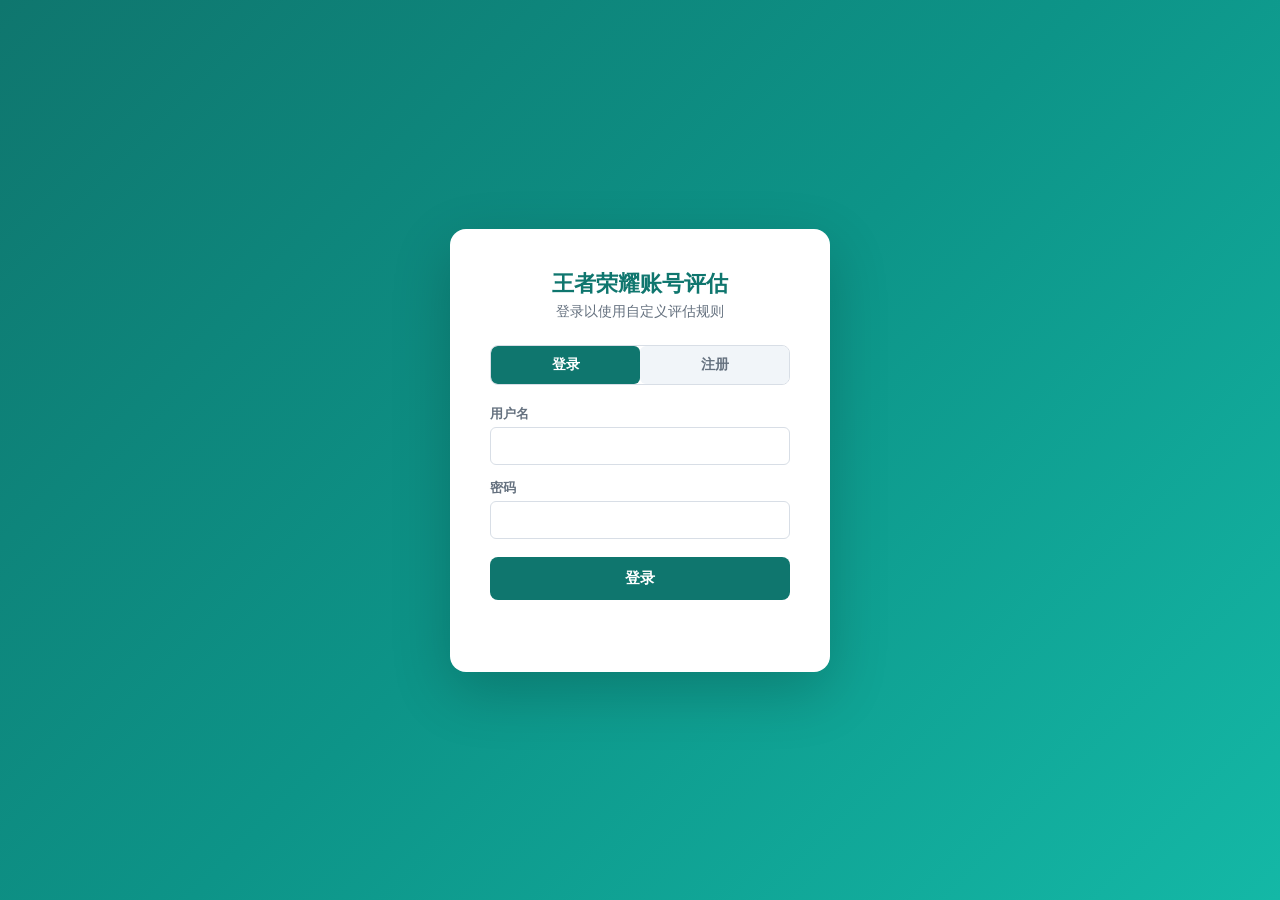
<file: static/index.html>
<!doctype html>
<html lang="zh-CN">
  <head>
    <meta charset="UTF-8" />
    <meta name="viewport" content="width=device-width, initial-scale=1.0" />
    <title>王者荣耀账号评估 Agent</title>
    <link rel="stylesheet" href="/static/styles.css" />
    <script>
      if (!localStorage.getItem("token")) window.location.replace("/static/login.html");
    </script>
  </head>
  <body>
    <main class="shell">
      <section class="workspace">
        <header class="topbar">
          <div>
            <h1>王者荣耀账号评估 Agent</h1>
            <p>按 1300 元、3 典藏、3 无双、2 珍品传说、30 传说、400 皮肤基准评估。</p>
          </div>
          <div class="topbar-actions">
            <span id="userDisplay" class="user-tag"></span>
            <button id="rulesBtn" type="button" class="btn-secondary">规则配置</button>
            <button id="sampleBtn" type="button">填入样例</button>
            <button id="logoutBtn" type="button" class="btn-secondary">登出</button>
          </div>
        </header>

        <div id="rulesPanel" class="panel rules-panel hidden">
          <h3>自定义评估规则</h3>
          <p class="hint">此处输入的规则会直接注入 LLM 评估，替换默认皮肤质量策略。支持 Markdown。</p>
          <div class="rules-tabs">
            <button class="rules-tab active" data-rule="skin_quality">皮肤质量规则</button>
            <button class="rules-tab" data-rule="system_prompt">自定义提示词</button>
            <button class="rules-tab" data-rule="baseline">基准线 JSON</button>
          </div>
          <textarea id="rulesEditor" rows="18" placeholder="在此粘贴你的自定义规则..."></textarea>
          <div class="rules-actions">
            <button id="saveRulesBtn" type="button">保存规则</button>
            <span id="rulesSaved" class="saved-tag"></span>
          </div>
        </div>

        <div class="content-grid">
          <form id="evaluateForm" class="panel">
            <label>
              商品链接
              <input id="urlInput" type="url" placeholder="https://www.pxb7.com/buy/10013/1?keyword=..." />
            </label>
            <label>
              商品详情文案
              <textarea id="detailInput" rows="10" placeholder="例如：售价1300，3典藏，3无双，2珍品传说，30传说，400皮肤..."></textarea>
            </label>
            <label>
              用途
              <input id="purposeInput" type="text" value="共号/出租变现" />
            </label>
            <div class="form-row">
              <label>
                最低预算
                <input id="minPriceInput" type="number" min="0" value="800" />
              </label>
              <label>
                最高预算
                <input id="maxPriceInput" type="number" min="0" value="2000" />
              </label>
            </div>
            <label>
              列表页最多抓取数量
              <input id="maxItemsInput" type="number" min="1" max="200" value="60" />
            </label>
            <label class="inline-option">
              <input id="useModelInput" type="checkbox" checked />
              使用模型复核最终报告
            </label>
            <button id="submitBtn" type="submit">开始评估</button>
          </form>

          <section class="panel output-panel">
            <div class="output-header">
              <h2>执行过程</h2>
              <span id="statusBadge">待评估</span>
            </div>
            <div id="events" class="events"></div>
          </section>
        </div>

        <section class="panel report-panel">
          <h2>最终报告</h2>
          <article id="report" class="report empty">评估完成后会显示结构化报告。</article>
        </section>
      </section>
    </main>
    <script src="/static/app.js"></script>
  </body>
</html>
</file>
<file: static/styles.css>
:root {
  color-scheme: light;
  --bg: #f4f6f8;
  --panel: #ffffff;
  --text: #17202a;
  --muted: #65717f;
  --border: #d8dee6;
  --accent: #0f766e;
  --accent-dark: #0b5f59;
  --warn: #a15c07;
  --danger: #b42318;
}

* {
  box-sizing: border-box;
}

body {
  margin: 0;
  min-height: 100vh;
  background: var(--bg);
  color: var(--text);
  font-family:
    "Microsoft YaHei",
    "PingFang SC",
    system-ui,
    sans-serif;
}

.shell {
  width: min(1240px, calc(100vw - 32px));
  margin: 0 auto;
  padding: 28px 0;
}

.workspace {
  display: flex;
  flex-direction: column;
  gap: 16px;
}

.topbar {
  display: flex;
  justify-content: space-between;
  gap: 16px;
  align-items: flex-start;
}

h1,
h2 {
  margin: 0;
  letter-spacing: 0;
}

h1 {
  font-size: 28px;
}

h2 {
  font-size: 18px;
}

p {
  margin: 8px 0 0;
  color: var(--muted);
}

.content-grid {
  display: grid;
  grid-template-columns: minmax(320px, 460px) 1fr;
  gap: 16px;
  align-items: start;
}

.panel {
  background: var(--panel);
  border: 1px solid var(--border);
  border-radius: 8px;
  padding: 18px;
}

form {
  display: flex;
  flex-direction: column;
  gap: 14px;
}

.form-row {
  display: grid;
  grid-template-columns: 1fr 1fr;
  gap: 12px;
}

label {
  display: flex;
  flex-direction: column;
  gap: 7px;
  color: #27313c;
  font-size: 14px;
  font-weight: 600;
}

.inline-option {
  flex-direction: row;
  align-items: center;
}

.inline-option input {
  width: auto;
}

input,
textarea {
  width: 100%;
  border: 1px solid #c7d0da;
  border-radius: 6px;
  padding: 10px 12px;
  color: var(--text);
  font: inherit;
  font-weight: 400;
  outline: none;
}

textarea {
  resize: vertical;
  line-height: 1.55;
}

input:focus,
textarea:focus {
  border-color: var(--accent);
  box-shadow: 0 0 0 3px rgba(15, 118, 110, 0.12);
}

button {
  border: 0;
  border-radius: 6px;
  background: var(--accent);
  color: white;
  font: inherit;
  font-weight: 700;
  padding: 10px 14px;
  cursor: pointer;
}

button:hover {
  background: var(--accent-dark);
}

button:disabled {
  cursor: not-allowed;
  opacity: 0.6;
}

#sampleBtn {
  flex: 0 0 auto;
  background: #334155;
}

.output-panel {
  min-height: 428px;
}

.output-header {
  display: flex;
  justify-content: space-between;
  align-items: center;
  gap: 10px;
  margin-bottom: 14px;
}

#statusBadge {
  border: 1px solid var(--border);
  border-radius: 999px;
  padding: 4px 10px;
  color: var(--muted);
  font-size: 13px;
}

.events {
  display: flex;
  flex-direction: column;
  gap: 10px;
  max-height: 520px;
  overflow: auto;
  padding-right: 4px;
}

.event {
  border-left: 3px solid #94a3b8;
  background: #f8fafc;
  border-radius: 6px;
  padding: 10px 12px;
  line-height: 1.5;
  font-size: 14px;
}

.event strong {
  display: block;
  margin-bottom: 4px;
}

.event.plan {
  border-color: var(--accent);
}

.event.error {
  border-color: var(--danger);
  color: var(--danger);
}

.event.warning {
  border-color: var(--warn);
}

.event.llm_batch_start,
.event.llm_batch_complete,
.event.llm_batches_planned {
  border-color: #2563eb;
}

.event ul {
  margin: 6px 0 0;
  padding-left: 18px;
}

.progress-line {
  display: grid;
  grid-template-columns: auto minmax(120px, 1fr) auto;
  gap: 8px;
  align-items: center;
  margin-top: 8px;
  color: var(--muted);
  font-size: 13px;
}

.progress-track {
  height: 7px;
  overflow: hidden;
  border-radius: 999px;
  background: #dbe5f0;
}

.progress-track i {
  display: block;
  height: 100%;
  background: #2563eb;
}

.progress-line em {
  font-style: normal;
  font-variant-numeric: tabular-nums;
}

.report-panel {
  min-height: 240px;
}

.report {
  margin-top: 12px;
  line-height: 1.65;
}

.report h1 {
  margin: 4px 0 12px;
  font-size: 22px;
}

.report h2 {
  margin: 20px 0 10px;
  font-size: 17px;
}

.report h3,
.report h4 {
  margin: 16px 0 8px;
  font-size: 15px;
}

.report p {
  margin: 8px 0;
  color: var(--text);
}

.report ul {
  margin: 8px 0 12px;
  padding-left: 20px;
}

.report.empty {
  color: var(--muted);
}

.table-scroll {
  width: 100%;
  overflow-x: auto;
  margin: 12px 0 16px;
  border: 1px solid var(--border);
  border-radius: 8px;
}

.report table {
  width: max-content;
  min-width: 100%;
  border-collapse: collapse;
  margin: 0;
  font-size: 13px;
}

.report th,
.report td {
  border-bottom: 1px solid var(--border);
  border-right: 1px solid var(--border);
  padding: 7px 8px;
  text-align: left;
  white-space: nowrap;
  vertical-align: top;
}

.report th:last-child,
.report td:last-child {
  border-right: 0;
}

.report tr:last-child td {
  border-bottom: 0;
}

.report th {
  background: #f1f5f9;
  color: #243142;
  font-weight: 700;
  position: sticky;
  top: 0;
}

.report td:nth-child(1),
.report td:nth-child(3),
.report td:nth-child(4),
.report td:nth-child(5),
.report td:nth-child(6),
.report td:nth-child(7),
.report td:nth-child(8),
.report td:nth-child(9),
.report td:nth-child(10),
.report td:nth-child(11),
.report td:nth-child(12) {
  text-align: right;
  font-variant-numeric: tabular-nums;
}

.report a {
  color: var(--accent-dark);
  text-decoration: none;
  font-weight: 600;
  white-space: nowrap;
}

.report a:hover {
  text-decoration: underline;
}

@media (max-width: 860px) {
  .content-grid {
    grid-template-columns: 1fr;
  }

  .topbar {
    flex-direction: column;
  }
}

/* ── Login page ── */
.login-page {
  display: flex;
  align-items: center;
  justify-content: center;
  min-height: 100vh;
  background: linear-gradient(135deg, #0f766e 0%, #0d9488 50%, #14b8a6 100%);
}

.login-card {
  background: #fff;
  border-radius: 16px;
  padding: 40px;
  width: 380px;
  max-width: 90vw;
  box-shadow: 0 20px 60px rgba(0,0,0,0.2);
  text-align: center;
}

.login-card h1 {
  margin: 0 0 4px;
  font-size: 22px;
  color: #0f766e;
}

.login-card .subtitle {
  color: var(--muted);
  margin: 0 0 24px;
  font-size: 14px;
}

.tabs {
  display: flex;
  gap: 0;
  margin-bottom: 20px;
  border-radius: 8px;
  overflow: hidden;
  border: 1px solid var(--border);
}

.tabs .tab {
  flex: 1;
  padding: 10px;
  border: none;
  background: #f1f5f9;
  cursor: pointer;
  font-size: 14px;
  font-weight: 600;
  color: var(--muted);
  transition: background 0.15s;
}

.tabs .tab.active {
  background: var(--accent);
  color: #fff;
}

.auth-form {
  display: flex;
  flex-direction: column;
  gap: 14px;
  text-align: left;
}

.auth-form label {
  display: flex;
  flex-direction: column;
  gap: 4px;
  font-size: 13px;
  color: var(--muted);
}

.auth-form input {
  padding: 10px 12px;
  border: 1px solid var(--border);
  border-radius: 6px;
  font-size: 14px;
}

.auth-form button {
  padding: 12px;
  background: var(--accent);
  color: #fff;
  border: none;
  border-radius: 8px;
  font-size: 15px;
  font-weight: 600;
  cursor: pointer;
  margin-top: 4px;
}

.auth-form button:hover {
  background: var(--accent-dark);
}

.hidden {
  display: none !important;
}

.error-msg {
  color: #dc2626;
  font-size: 13px;
  margin: 0;
  min-height: 18px;
}

/* ── Topbar actions ── */
.topbar-actions {
  display: flex;
  align-items: center;
  gap: 10px;
  flex-wrap: wrap;
}

.user-tag {
  font-size: 13px;
  color: var(--accent);
  font-weight: 600;
  padding: 4px 10px;
  background: #e6f7f5;
  border-radius: 12px;
}

.btn-secondary {
  background: #e2e8f0;
  color: #475569;
  border: 1px solid var(--border);
}

.btn-secondary:hover {
  background: #cbd5e1;
}

/* ── Rules panel ── */
.rules-panel {
  margin-bottom: 0;
}

.rules-panel .hint {
  font-size: 13px;
  color: var(--muted);
  margin: 0 0 14px;
}

.rules-tabs {
  display: flex;
  gap: 4px;
  margin-bottom: 12px;
}

.rules-tab {
  padding: 8px 16px;
  border: 1px solid var(--border);
  background: #f8fafc;
  border-radius: 6px 6px 0 0;
  cursor: pointer;
  font-size: 13px;
  font-weight: 500;
  color: var(--muted);
}

.rules-tab.active {
  background: var(--accent);
  color: #fff;
  border-color: var(--accent);
}

#rulesEditor {
  width: 100%;
  padding: 14px;
  border: 1px solid var(--border);
  border-radius: 8px;
  font-family: "SF Mono", "Consolas", "Monaco", monospace;
  font-size: 13px;
  line-height: 1.6;
  resize: vertical;
  box-sizing: border-box;
}

.rules-actions {
  display: flex;
  align-items: center;
  gap: 12px;
  margin-top: 12px;
}

.rules-actions button {
  padding: 10px 24px;
  background: var(--accent);
  color: #fff;
  border: none;
  border-radius: 8px;
  font-size: 14px;
  font-weight: 600;
  cursor: pointer;
}

.rules-actions button:hover {
  background: var(--accent-dark);
}

.saved-tag {
  font-size: 13px;
  color: #16a34a;
  font-weight: 500;
}
</file>
